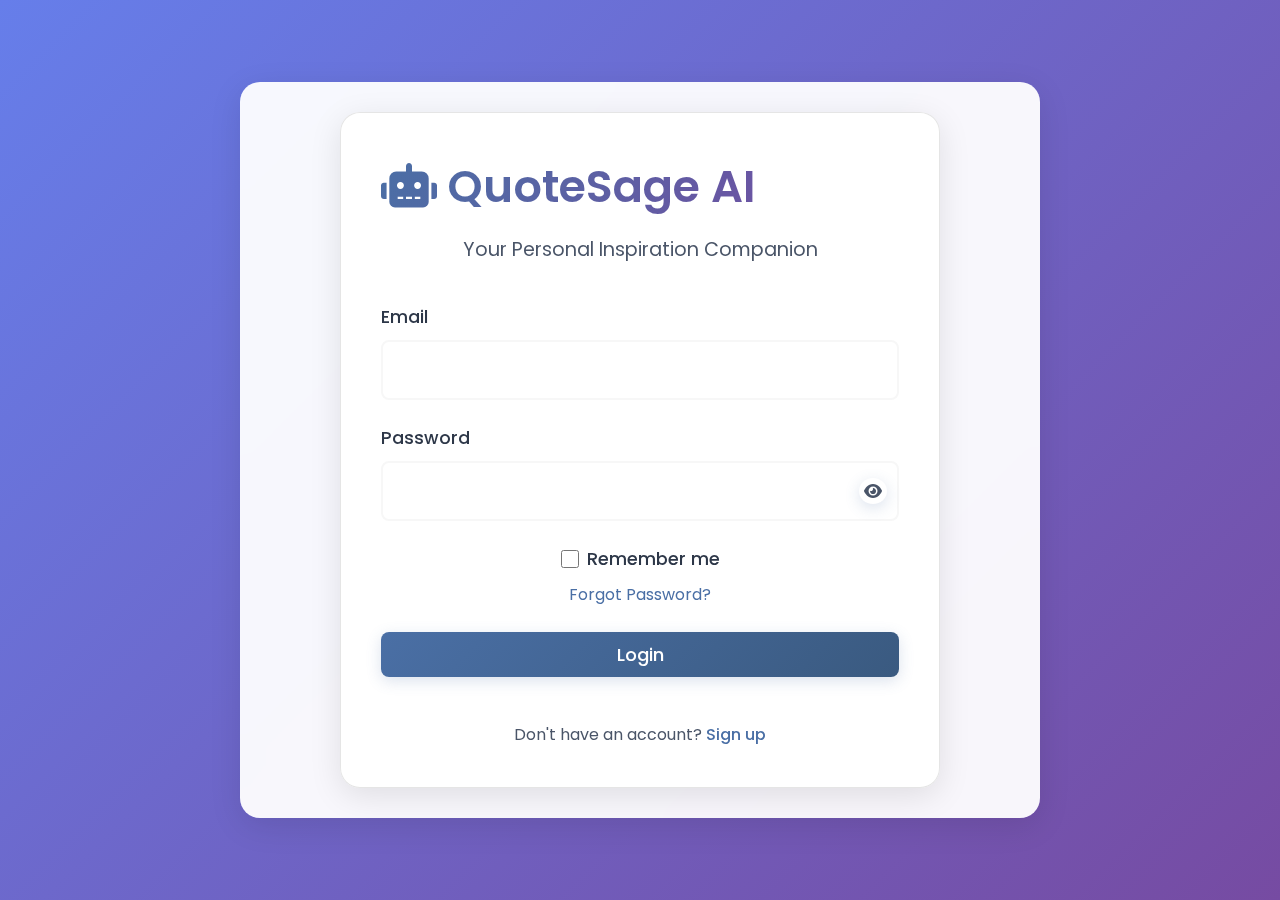
<file: index.html>
<!DOCTYPE html>
<html lang="en">
<head>
    <meta charset="UTF-8">
    <meta name="viewport" content="width=device-width, initial-scale=1.0">
    <title>QuoteSage AI | Your Personal Inspiration Companion</title>
    <link rel="stylesheet" href="styles.css">
    <link href="https://fonts.googleapis.com/css2?family=Poppins:wght@400;500;600&display=swap" rel="stylesheet">
    <link href="https://cdnjs.cloudflare.com/ajax/libs/font-awesome/6.0.0/css/all.min.css" rel="stylesheet">
</head>
<body>
    <div class="container">
        <div class="app-header">
            <h1><i class="fas fa-robot"></i> QuoteSage AI</h1>
            <div class="header-actions">
                <button id="notifications-btn" class="icon-button" title="Notifications">
                    <i class="fas fa-bell"></i>
                </button>
                <button id="toggle-theme" class="icon-button" title="Toggle Theme">
                    <i class="fas fa-moon"></i>
                </button>
            </div>
        </div>

        <div class="quote-container">
            <div class="category-selector">
                <button class="category-btn active" data-category="all">All</button>
                <button class="category-btn" data-category="motivation">Motivation</button>
                <button class="category-btn" data-category="success">Success</button>
                <button class="category-btn" data-category="wisdom">Wisdom</button>
                <button class="category-btn" data-category="happiness">Happiness</button>
            </div>

            <div id="quote-display">
                <div class="quote-wrapper">
                    <p id="quote-text">Click a button below to get inspired!</p>
                    <p id="quote-author"></p>
                </div>
                <div class="quote-actions">
                    <button id="copy-quote" class="icon-button" title="Copy Quote">
                        <i class="fas fa-copy"></i>
                    </button>
                    <button id="share-quote" class="icon-button" title="Share Quote">
                        <i class="fas fa-share-alt"></i>
                    </button>
                    <button id="favorite-quote" class="icon-button" title="Save to Favorites">
                        <i class="fas fa-heart"></i>
                    </button>
                </div>
            </div>

            <div class="buttons">
                <button id="random-quote"><i class="fas fa-random"></i> Random Quote</button>
                <button id="today-quote"><i class="fas fa-calendar-day"></i> Quote of the Day</button>
                <button id="daily-challenge"><i class="fas fa-tasks"></i> Daily Challenge</button>
            </div>
        </div>

        <div class="chat-container">
            <div class="chat-header">
                <span><i class="fas fa-comments"></i> Chat with QuoteSage</span>
                <div class="chat-actions">
                    <button id="chat-settings" title="Chat Settings">
                        <i class="fas fa-cog"></i>
                    </button>
                    <button id="clear-chat" title="Clear Chat">
                        <i class="fas fa-trash"></i>
                    </button>
                </div>
            </div>

            <div class="chat-tabs">
                <button class="chat-tab active" data-tab="chat">Chat</button>
                <button class="chat-tab" data-tab="favorites">Favorites</button>
                <button class="chat-tab" data-tab="challenges">Challenges</button>
            </div>

            <div id="chat-content" class="tab-content active">
                <div id="chat-history"></div>
                <div id="typing-indicator" class="typing-indicator" style="display: none;">
                    <div class="typing-dot"></div>
                    <div class="typing-dot"></div>
                    <div class="typing-dot"></div>
                </div>
                <div class="chat-input">
                    <button id="voice-input" title="Voice Input">
                        <i class="fas fa-microphone"></i>
                    </button>
                    <input type="text" id="user-input" placeholder="Ask for a quote, author, or topic...">
                    <button id="send-button">
                        <i class="fas fa-paper-plane"></i>
                    </button>
                </div>
            </div>

            <div id="favorites-content" class="tab-content">
                <div id="favorites-list"></div>
            </div>

            <div id="challenges-content" class="tab-content">
                <div class="daily-challenge-card">
                    <h3>Today's Challenge</h3>
                    <p id="challenge-text">Complete this challenge to earn points!</p>
                    <div class="progress-bar">
                        <div class="progress"></div>
                    </div>
                    <button id="complete-challenge">Mark as Complete</button>
                </div>
                <div class="achievements">
                    <h3>Your Achievements</h3>
                    <div id="achievements-list"></div>
                </div>
            </div>
        </div>

        <div id="share-modal" class="modal">
            <div class="modal-content">
                <h3>Share Quote</h3>
                <div class="share-buttons">
                    <button class="share-btn twitter"><i class="fab fa-twitter"></i> Twitter</button>
                    <button class="share-btn facebook"><i class="fab fa-facebook"></i> Facebook</button>
                    <button class="share-btn linkedin"><i class="fab fa-linkedin"></i> LinkedIn</button>
                    <button class="share-btn whatsapp"><i class="fab fa-whatsapp"></i> WhatsApp</button>
                </div>
                <button class="close-modal"><i class="fas fa-times"></i></button>
            </div>
        </div>

        <div id="notifications-panel" class="notifications-panel" style="display: none;">
            <h3><i class="fas fa-bell"></i> Notifications</h3>
            <div id="notifications-list"></div>
        </div>
    </div>
    <script src="script.js"></script>
</body>
</html>
</file>
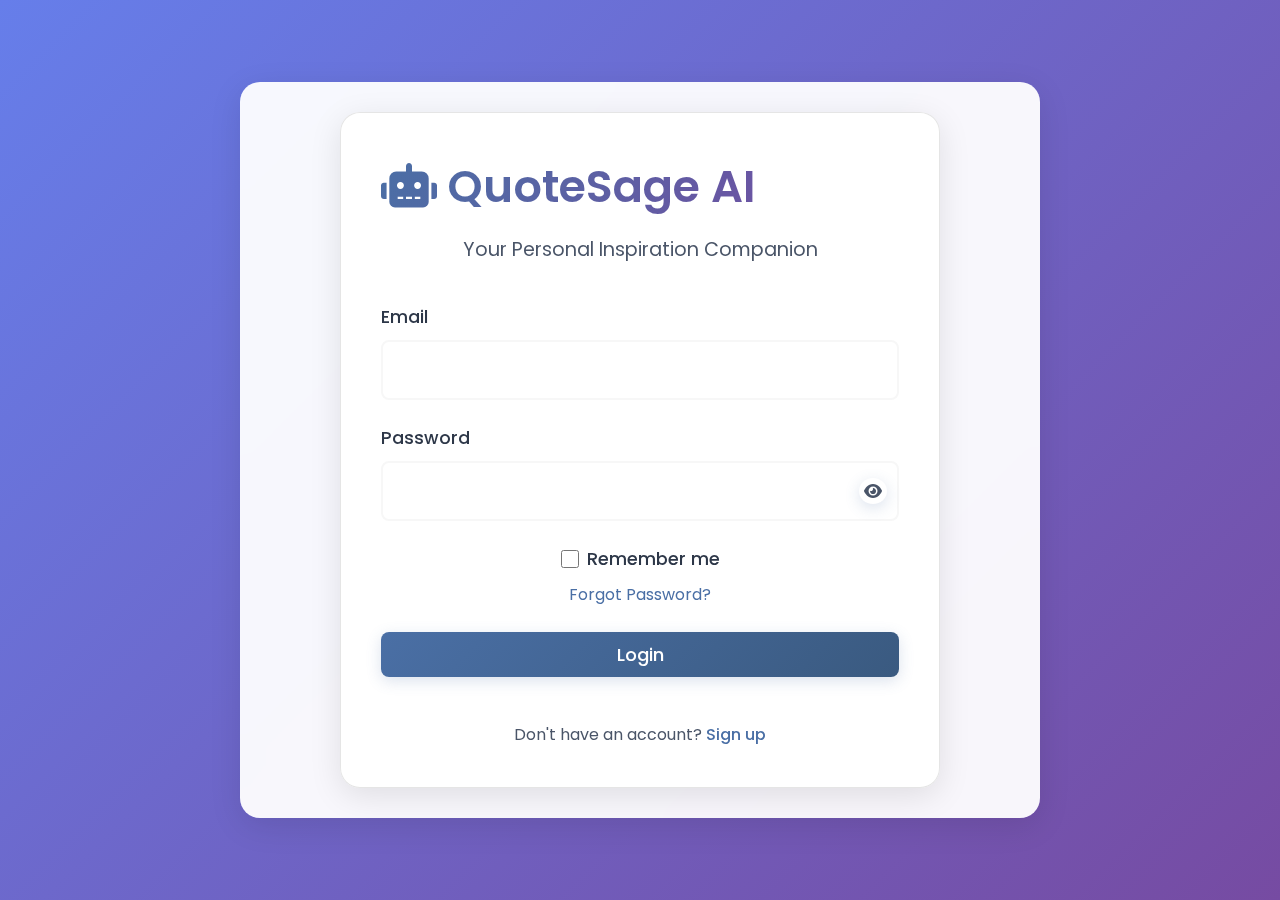
<file: login.html>
<!DOCTYPE html>
<html lang="en">
<head>
    <meta charset="UTF-8">
    <meta name="viewport" content="width=device-width, initial-scale=1.0">
    <title>QuoteSage AI | Login</title>
    <link rel="stylesheet" href="styles.css">
    <link href="https://fonts.googleapis.com/css2?family=Poppins:wght@400;500;600&display=swap" rel="stylesheet">
    <link href="https://cdnjs.cloudflare.com/ajax/libs/font-awesome/6.0.0/css/all.min.css" rel="stylesheet">
</head>
<body>
    <div class="container">
        <div class="auth-container">
            <div class="auth-header">
                <h1><i class="fas fa-robot"></i> QuoteSage AI</h1>
                <p>Your Personal Inspiration Companion</p>
            </div>
            <form id="login-form" class="auth-form">
                <div class="form-group">
                    <label for="email">Email</label>
                    <input type="email" id="email" name="email" required>
                </div>
                <div class="form-group">
                    <label for="password">Password</label>
                    <div class="password-input">
                        <input type="password" id="password" name="password" required>
                        <button type="button" id="toggle-password" class="icon-button">
                            <i class="fas fa-eye"></i>
                        </button>
                    </div>
                </div>
                <div class="form-group form-options">
                    <label class="checkbox-label">
                        <input type="checkbox" id="remember-me" name="remember-me">
                        Remember me
                    </label>
                    <a href="#" class="forgot-password">Forgot Password?</a>
                </div>
                <button type="submit" class="auth-btn">Login</button>
                <style>
.auth-btn {
    width: 100%;
    height: 45px;
    display: flex;
    justify-content: center;
    align-items: center;
    font-size: 18px;
}
</style>
                <div class="auth-link">
                    Don't have an account? <a href="signup.html">Sign up</a>
                </div>
            </form>
        </div>
    </div>

    <!-- Forgot Password Modal -->
    <div id="forgot-password-modal" class="modal">
        <div class="modal-content">
            <h3>Reset Password</h3>
            <form id="reset-password-form">
                <div class="form-group">
                    <label for="reset-email">Enter your email address</label>
                    <input type="email" id="reset-email" required>
                </div>
                <div class="modal-buttons">
                    <button type="submit" class="auth-btn">Send Reset Link</button>
                    <button type="button" class="auth-btn cancel-btn" id="cancel-reset">Cancel</button>
                </div>
            </form>
        </div>
    </div>

    <script src="login.js"></script>
</body>
</html>
</file>
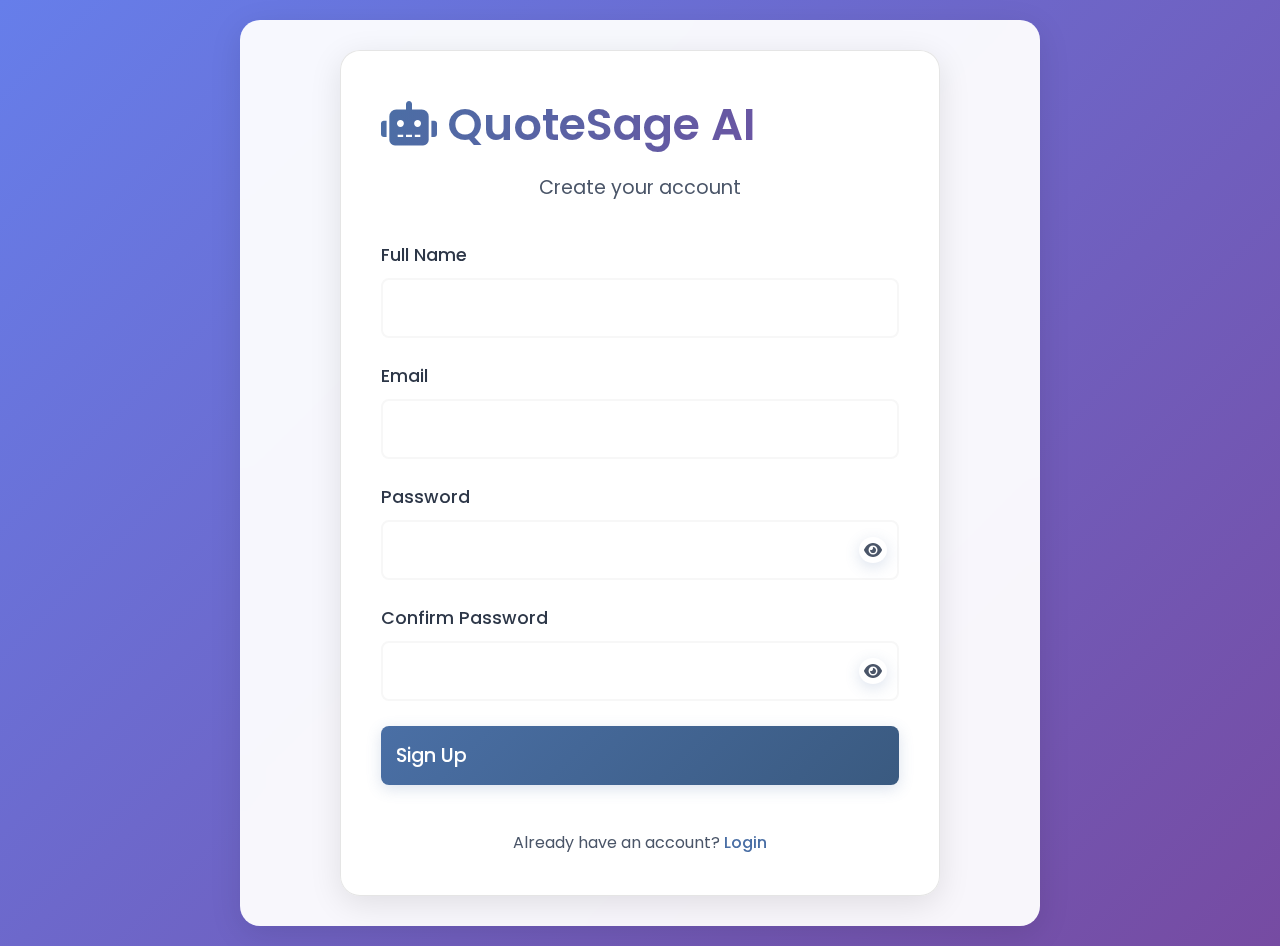
<file: signup.html>
<!DOCTYPE html>
<html lang="en">
<head>
    <meta charset="UTF-8">
    <meta name="viewport" content="width=device-width, initial-scale=1.0">
    <title>QuoteSage AI | Sign Up</title>
    <link rel="stylesheet" href="styles.css">
    <link href="https://fonts.googleapis.com/css2?family=Poppins:wght@400;500;600&display=swap" rel="stylesheet">
    <link href="https://cdnjs.cloudflare.com/ajax/libs/font-awesome/6.0.0/css/all.min.css" rel="stylesheet">
</head>
<body>
    <div class="container">
        <div class="auth-container">
            <div class="auth-header">
                <h1><i class="fas fa-robot"></i> QuoteSage AI</h1>
                <p>Create your account</p>
            </div>
            <form id="signup-form" class="auth-form">
                <div class="form-group">
                    <label for="name">Full Name</label>
                    <input type="text" id="name" name="name" required>
                </div>
                <div class="form-group">
                    <label for="email">Email</label>
                    <input type="email" id="email" name="email" required>
                </div>
                <div class="form-group">
                    <label for="password">Password</label>
                    <div class="password-input">
                        <input type="password" id="password" name="password" required>
                        <button type="button" id="toggle-password" class="icon-button">
                            <i class="fas fa-eye"></i>
                        </button>
                    </div>
                </div>
                <div class="form-group">
                    <label for="confirm-password">Confirm Password</label>
                    <div class="password-input">
                        <input type="password" id="confirm-password" name="confirm-password" required>
                        <button type="button" id="toggle-confirm-password" class="icon-button">
                            <i class="fas fa-eye"></i>
                        </button>
                    </div>
                </div>
                <button type="submit" class="auth-btn">Sign Up</button>
                
                <div class="auth-link">
                    Already have an account? <a href="login.html">Login</a>
                </div>
            </form>
        </div>
    </div>
    <script src="signup.js"></script>
</body>
</html>
</file>
<file: styles.css>
* {
    margin: 0;
    padding: 0;
    box-sizing: border-box;
    font-family: 'Poppins', 'Arial', sans-serif;
}

:root {
    --primary-color: #4a6fa5;
    --primary-dark: #3a5a80;
    --secondary-color: #764ba2;
    --accent-color: #667eea;
    --success-color: #48bb78;
    --error-color: #e53e3e;
    --text-primary: #2d3748;
    --text-secondary: #4a5568;
    --bg-primary: #ffffff;
    --bg-secondary: #f7f7f7;
    --transition-speed: 0.3s;
}

body {
    background: linear-gradient(135deg, var(--accent-color) 0%, var(--secondary-color) 100%);
    display: flex;
    justify-content: center;
    align-items: center;
    min-height: 100vh;
    padding: 20px;
}

.container {
    background-color: rgba(255, 255, 255, 0.95);
    border-radius: 20px;
    box-shadow: 0 8px 32px rgba(0, 0, 0, 0.1);
    width: 100%;
    max-width: 800px;
    padding: 30px;
    backdrop-filter: blur(10px);
}

/* App Header */
.app-header {
    display: flex;
    justify-content: space-between;
    align-items: center;
    margin-bottom: 30px;
}

h1 {
    font-size: 2.5rem;
    font-weight: 600;
    background: linear-gradient(120deg, var(--primary-color), var(--secondary-color));
    -webkit-background-clip: text;
    -webkit-text-fill-color: transparent;
    display: flex;
    align-items: center;
    gap: 10px;
}

.header-actions {
    display: flex;
    gap: 15px;
}

/* Category Selector */
.category-selector {
    display: flex;
    gap: 10px;
    margin-bottom: 20px;
    overflow-x: auto;
    padding-bottom: 10px;
    scrollbar-width: thin;
}

.category-btn {
    background: var(--bg-secondary);
    color: var(--text-secondary);
    padding: 8px 15px;
    border-radius: 20px;
    border: none;
    cursor: pointer;
    transition: all var(--transition-speed);
    white-space: nowrap;
}

.category-btn.active {
    background: var(--primary-color);
    color: white;
}

/* Quote Container */
.quote-container {
    background: linear-gradient(to right, var(--bg-primary), var(--bg-secondary));
    border-radius: 15px;
    padding: 25px;
    margin-bottom: 30px;
    box-shadow: 0 4px 15px rgba(0, 0, 0, 0.05);
    transition: transform var(--transition-speed);
}

.quote-container:hover {
    transform: translateY(-5px);
}

.quote-wrapper {
    position: relative;
    min-height: 120px;
    margin-bottom: 25px;
}

#quote-text {
    font-size: 1.3rem;
    line-height: 1.7;
    color: var(--text-primary);
    font-style: italic;
    margin-bottom: 15px;
    transition: opacity var(--transition-speed);
}

#quote-author {
    font-weight: 600;
    text-align: right;
    color: var(--primary-color);
    font-size: 1.1rem;
    transition: opacity var(--transition-speed);
}

.quote-actions {
    display: flex;
    justify-content: flex-end;
    gap: 10px;
    margin-top: 15px;
}

/* Buttons and Icons */
.icon-button {
    background: transparent;
    border: none;
    color: var(--text-secondary);
    padding: 8px;
    border-radius: 50%;
    cursor: pointer;
    transition: all var(--transition-speed);
}

.icon-button:hover {
    color: var(--primary-color);
    background: rgba(74, 111, 165, 0.1);
    transform: scale(1.1);
}

.buttons {
    display: flex;
    justify-content: center;
    flex-wrap: wrap;
    gap: 15px;
}

button {
    background: linear-gradient(135deg, var(--primary-color) 0%, var(--primary-dark) 100%);
    color: white;
    border: none;
    border-radius: 8px;
    padding: 12px 20px;
    cursor: pointer;
    transition: all var(--transition-speed);
    font-weight: 500;
    font-size: 1rem;
    box-shadow: 0 4px 15px rgba(74, 111, 165, 0.2);
    display: flex;
    align-items: center;
    gap: 8px;
}

button:hover {
    transform: translateY(-2px);
    box-shadow: 0 6px 20px rgba(74, 111, 165, 0.3);
    background: linear-gradient(135deg, var(--primary-dark) 0%, #2d4a6d 100%);
}

/* Chat Container */
.chat-container {
    background: white;
    border-radius: 15px;
    overflow: hidden;
    box-shadow: 0 4px 15px rgba(0, 0, 0, 0.05);
}

.chat-header {
    display: flex;
    justify-content: space-between;
    align-items: center;
    padding: 15px 20px;
    background: linear-gradient(to right, var(--primary-color), var(--primary-dark));
    color: white;
}

.chat-tabs {
    display: flex;
    background: var(--bg-secondary);
    padding: 10px;
    gap: 10px;
}

.chat-tab {
    background: transparent;
    color: var(--text-secondary);
    padding: 8px 15px;
    border-radius: 8px;
    box-shadow: none;
}

.chat-tab.active {
    background: var(--primary-color);
    color: white;
}

.tab-content {
    display: none;
    padding: 20px;
}

.tab-content.active {
    display: block;
}

#chat-history {
    height: 350px;
    overflow-y: auto;
    padding: 20px;
    scroll-behavior: smooth;
}

.chat-input {
    display: flex;
    align-items: center;
    gap: 10px;
    padding: 15px;
    border-top: 2px solid var(--bg-secondary);
}

#user-input {
    flex: 1;
    padding: 12px 20px;
    border: 2px solid var(--bg-secondary);
    border-radius: 8px;
    outline: none;
    font-size: 1rem;
    transition: border-color var(--transition-speed);
}

#user-input:focus {
    border-color: var(--primary-color);
}

/* Messages */
.message {
    margin-bottom: 15px;
    padding: 12px 18px;
    border-radius: 15px;
    max-width: 85%;
    animation: fadeIn var(--transition-speed) ease;
    line-height: 1.5;
}

.user-message {
    background: linear-gradient(135deg, var(--primary-color) 0%, var(--primary-dark) 100%);
    color: white;
    margin-left: auto;
    border-bottom-right-radius: 5px;
}

.bot-message {
    background: linear-gradient(135deg, var(--bg-secondary) 0%, #e6e6e6 100%);
    color: var(--text-primary);
    margin-right: auto;
    border-bottom-left-radius: 5px;
}

/* Daily Challenge */
.daily-challenge-card {
    background: white;
    border-radius: 12px;
    padding: 20px;
    margin-bottom: 20px;
    box-shadow: 0 2px 8px rgba(0, 0, 0, 0.05);
}

.progress-bar {
    height: 8px;
    background: var(--bg-secondary);
    border-radius: 4px;
    margin: 15px 0;
    overflow: hidden;
}

.progress {
    height: 100%;
    background: var(--success-color);
    width: 0%;
    transition: width var(--transition-speed);
}

/* Modal */
.modal {
    display: none;
    position: fixed;
    top: 0;
    left: 0;
    right: 0;
    bottom: 0;
    background: rgba(0, 0, 0, 0.5);
    backdrop-filter: blur(5px);
    z-index: 1000;
    align-items: center;
    justify-content: center;
}

.modal.active {
    display: flex;
}

.modal-content {
    background: white;
    border-radius: 15px;
    padding: 30px;
    width: 90%;
    max-width: 400px;
    box-shadow: 0 8px 32px rgba(0, 0, 0, 0.1);
}

.modal-content h3 {
    color: var(--text-primary);
    font-size: 1.8rem;
    margin-bottom: 25px;
    text-align: center;
}

.modal-content .form-group {
    margin-bottom: 20px;
}

.modal-content input {
    width: 100%;
}

.modal-buttons {
    display: flex;
    flex-direction: column;
    gap: 10px;
}

.modal-buttons .auth-btn {
    margin: 0;
}

.modal-buttons .cancel-btn {
    background: var(--bg-secondary);
    color: var(--text-primary);
}

.modal-buttons .cancel-btn:hover {
    background: var(--bg-secondary);
    opacity: 0.9;
}

.share-buttons {
    display: grid;
    grid-template-columns: repeat(2, 1fr);
    gap: 15px;
    margin-top: 20px;
}

.share-btn {
    width: 100%;
}

.share-btn.twitter { background: #1da1f2; }
.share-btn.facebook { background: #1877f2; }
.share-btn.linkedin { background: #0077b5; }
.share-btn.whatsapp { background: #25d366; }

.close-modal {
    position: absolute;
    top: 15px;
    right: 15px;
    background: transparent;
    box-shadow: none;
    padding: 5px;
    cursor: pointer;
    z-index: 1001;
}

.close-modal:hover {
    transform: scale(1.1);
    background: rgba(0, 0, 0, 0.1);
    border-radius: 50%;
}

/* Notifications */
.notifications-panel {
    position: absolute;
    top: 80px;
    right: 30px;
    background: white;
    border-radius: 12px;
    padding: 20px;
    width: 300px;
    box-shadow: 0 4px 20px rgba(0, 0, 0, 0.15);
    z-index: 100;
    animation: slideDown var(--transition-speed);
}

/* Animations */
@keyframes fadeIn {
    from { opacity: 0; }
    to { opacity: 1; }
}

@keyframes slideUp {
    from { transform: translateY(50px); opacity: 0; }
    to { transform: translateY(0); opacity: 1; }
}

@keyframes slideDown {
    from { transform: translateY(-20px); opacity: 0; }
    to { transform: translateY(0); opacity: 1; }
}

/* Dark Theme */
body.dark-theme {
    --text-primary: #e2e8f0;
    --text-secondary: #a0aec0;
    --bg-primary: #1e202c;
    --bg-secondary: #2d3748;
    background: linear-gradient(135deg, #1a1c2e 0%, #2d1b3d 100%);
}

body.dark-theme .container {
    background-color: rgba(30, 32, 44, 0.95);
}

body.dark-theme .quote-container {
    background: linear-gradient(to right, #2a2d3d, #252837);
}

body.dark-theme .chat-container,
body.dark-theme .modal-content,
body.dark-theme .notifications-panel {
    background: var(--bg-primary);
    border: 1px solid var(--bg-secondary);
}

body.dark-theme .icon-button {
    color: var(--text-secondary);
}

body.dark-theme .icon-button:hover {
    background: rgba(255, 255, 255, 0.1);
}

/* Responsive Design */
@media (max-width: 768px) {
    .container {
        padding: 20px;
    }

    h1 {
        font-size: 2rem;
    }

    .buttons {
        flex-direction: column;
    }

    .share-buttons {
        grid-template-columns: 1fr;
    }

    .notifications-panel {
        width: calc(100% - 40px);
        right: 20px;
    }
}

/* Accessibility */
@media (prefers-reduced-motion: reduce) {
    * {
        animation-duration: 0.01ms !important;
        animation-iteration-count: 1 !important;
        transition-duration: 0.01ms !important;
        scroll-behavior: auto !important;
    }
}

/* Authentication Styles */
.auth-container {
    background: rgba(255, 255, 255, 0.95);
    border-radius: 20px;
    box-shadow: 0 8px 32px rgba(0, 0, 0, 0.1);
    width: 100%;
    max-width: 600px;
    padding: 40px;
    backdrop-filter: blur(10px);
    margin: 0 auto;
    border: 1px solid rgba(0, 0, 0, 0.1);
}

.auth-header {
    text-align: center;
    margin-bottom: 40px;
}

.auth-header h1 {
    color: var(--primary-color);
    font-size: 2.8rem;
    margin-bottom: 15px;
    background: linear-gradient(120deg, var(--primary-color), var(--secondary-color));
    -webkit-background-clip: text;
    -webkit-text-fill-color: transparent;
}

.auth-header p {
    color: var(--text-secondary);
    font-size: 1.2rem;
    margin-top: 10px;
}

.auth-form {
    display: flex;
    flex-direction: column;
    gap: 25px;
}

.form-group {
    display: flex;
    flex-direction: column;
    gap: 10px;
}

.form-group label {
    color: var(--text-primary);
    font-weight: 500;
    font-size: 1.1rem;
}

.form-group input[type="text"],
.form-group input[type="email"],
.form-group input[type="password"] {
    padding: 15px;
    background: white;
    border: 2px solid var(--bg-secondary);
    border-radius: 8px;
    font-size: 1.1rem;
    color: var(--text-primary);
    transition: all var(--transition-speed);
}

.form-group input:focus {
    border-color: var(--primary-color);
    outline: none;
    background: white;
}

.form-group input::placeholder {
    color: rgba(255, 255, 255, 0.5);
}

.form-options {
    display: flex;
    justify-content: space-between;
    align-items: center;
}

.password-input {
    position: relative;
    display: flex;
    align-items: center;
}

.password-input input {
    width: 100%;
    padding-right: 45px;
}

.password-input .icon-button {
    position: absolute;
    right: 12px;
    color: var(--text-secondary);
    background: transparent;
    border: none;
    cursor: pointer;
    padding: 5px;
}

.checkbox-label {
    display: flex;
    align-items: center;
    gap: 8px;
    color: var(--text-secondary);
    cursor: pointer;
    font-size: 1rem;
}

.checkbox-label input[type="checkbox"] {
    width: 18px;
    height: 18px;
    accent-color: var(--primary-color);
}

.forgot-password {
    color: var(--primary-color);
    text-decoration: none;
    font-size: 1rem;
    transition: color var(--transition-speed);
}

.forgot-password:hover {
    color: var(--primary-dark);
    text-decoration: underline;
}

.auth-btn {
    width: 100%;
    padding: 15px;
    font-size: 1.2rem;
    background: linear-gradient(135deg, var(--primary-color) 0%, var(--primary-dark) 100%);
    color: white;
    border: none;
    border-radius: 8px;
    cursor: pointer;
    transition: all var(--transition-speed);
    font-weight: 500;
}

.auth-btn:hover {
    transform: translateY(-2px);
    box-shadow: 0 6px 20px rgba(74, 111, 165, 0.3);
}

.auth-btn.cancel-btn {
    background: rgba(255, 255, 255, 0.1);
    margin-top: 10px;
}

.auth-btn.cancel-btn:hover {
    background: rgba(255, 255, 255, 0.2);
}

.auth-link {
    text-align: center;
    color: var(--text-secondary);
    font-size: 1rem;
    margin-top: 20px;
}

.auth-link a {
    color: var(--primary-color);
    text-decoration: none;
    font-weight: 500;
    transition: color var(--transition-speed);
}

.auth-link a:hover {
    color: var(--primary-dark);
    text-decoration: underline;
}

/* Responsive Auth */
@media (max-width: 768px) {
    .auth-container {
        padding: 30px 20px;
        margin: 20px;
        max-width: none;
    }

    .auth-header h1 {
        font-size: 2.2rem;
    }

    .form-group label {
        font-size: 1rem;
    }

    .form-group input {
        font-size: 1rem;
        padding: 12px;
    }

    .auth-btn {
        font-size: 1.1rem;
        padding: 12px;
    }
}
</file>
